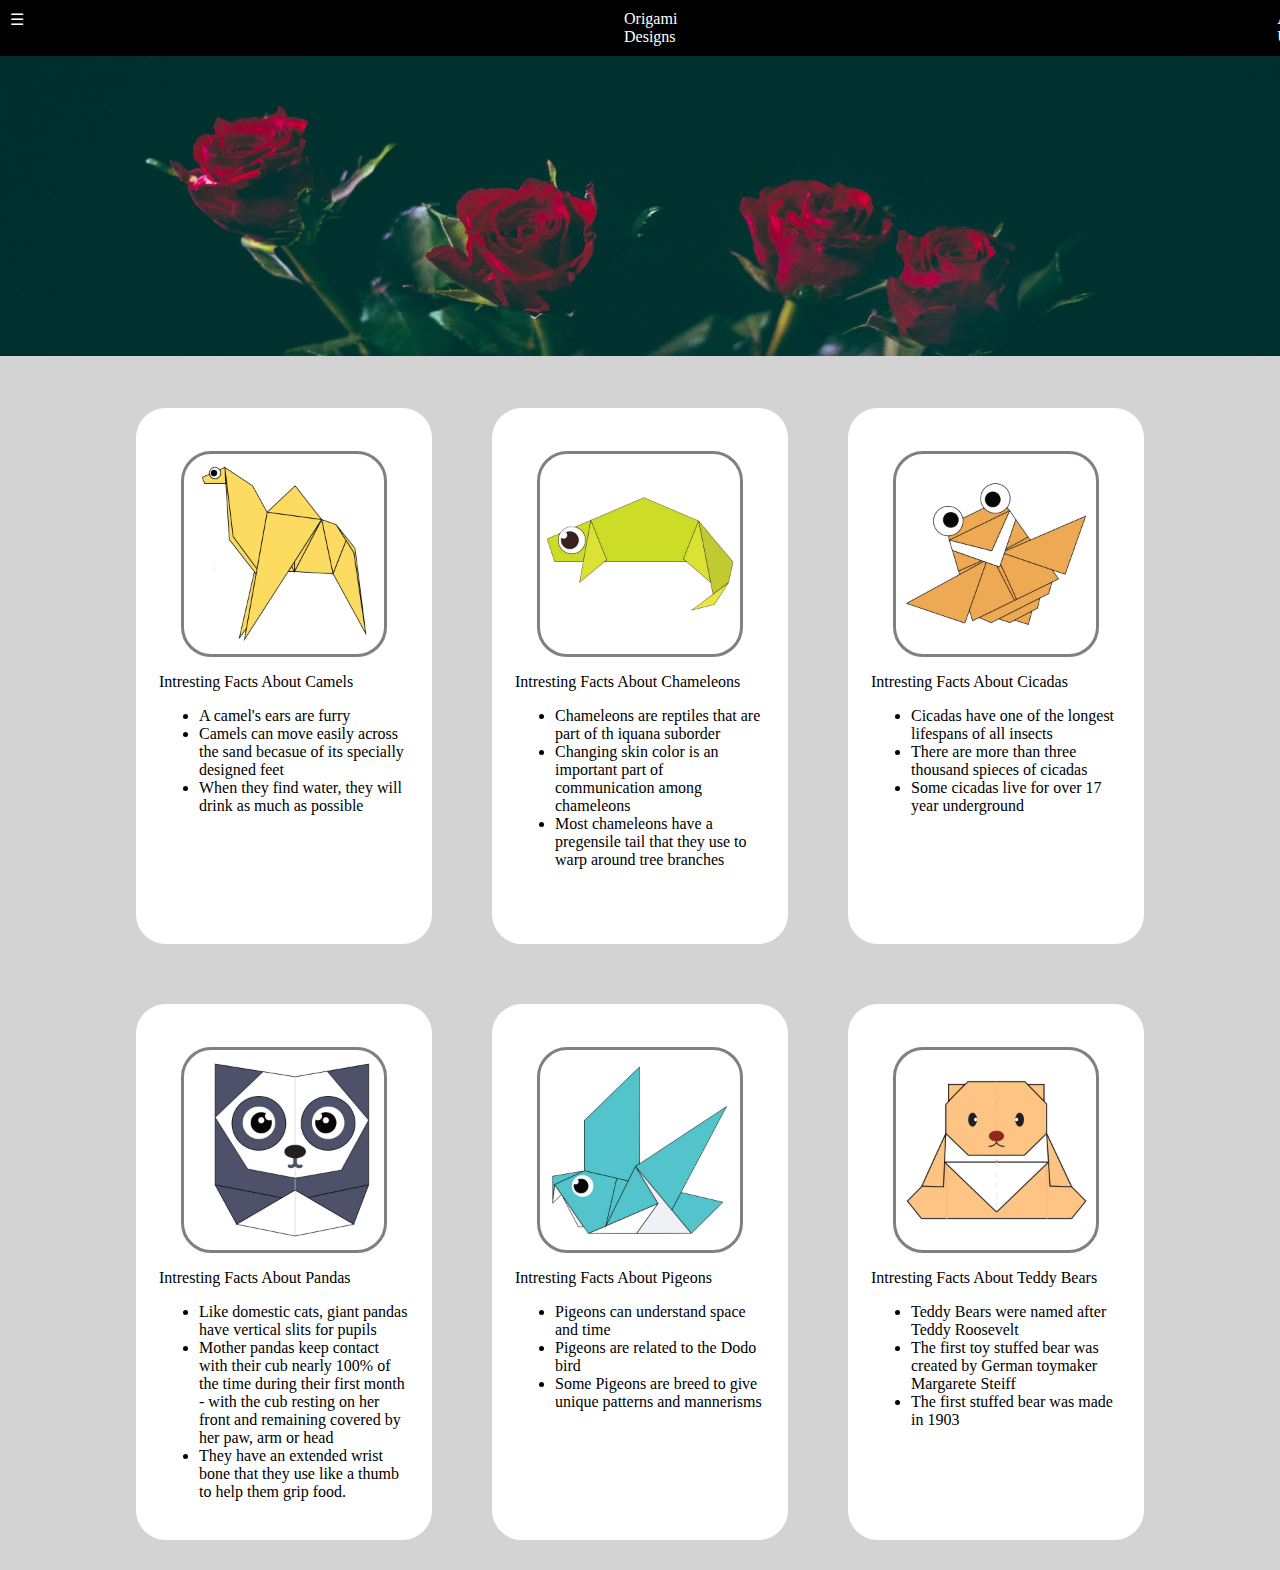
<file: index.html>
<!DOCTYPE html>
<html>
    <head>
        <title>Origami Designs</title>
        <link rel = "stylesheet"
              type = "text/css"
              href = "style.css" 
        />
    </head>
    <body>
        <div class = "header">
            <div class = "menu">
                <div><a href = "#">☰</a></div>
                <div class = "hh">Origami Designs</div>
                <div><a href = "about.html">About Us</a></div>
            </div>
        </div>

        <div class = "bodyimg">
            <img src = "images/header.jpg" height = "300px" width = "100%">
        </div>

        <br>
        <div class = center>
            <div class = "grid">
                <div class = "item">
                    <a href = "http://origami.me/camel/" target = "_blank"><img src = "images/camel.png" width = "200px" height = "200px"></a>
                    <p>Intresting Facts About Camels</p>
                    <ul>
                        <li>A camel's ears are furry</li>
                        <li>Camels can move easily across the sand becasue of its specially designed feet</li>
                        <li>When they find water, they will drink as much as possible</li>
                    </ul>
                </div>

                <div class = "item">
                    <a href = "http://origami.me/chameleon/" target = "_blank"><img src = "images/chameleon.png" width = "200px" height = "200px"></a>
                    <p>Intresting Facts About Chameleons</p>
                    <ul>
                        <li>Chameleons are reptiles that are part of th iquana suborder</li>
                        <li>Changing skin color is an important part of communication among chameleons</li>
                        <li>Most chameleons have a pregensile tail that they use to warp around tree branches</li>
                    </ul>
                </div>

                <div class = "item">
                    <a href = "http://origami.me/cicada/" target = "_blank"><img src = "images/cicada.png" width = "200px" height = "200px"></a>
                    <p>Intresting Facts About Cicadas</p>
                    <ul>
                        <li>Cicadas have one of the longest lifespans of all insects</li>
                        <li>There are more than three thousand spieces of cicadas</li>
                        <li>Some cicadas live for over 17 year underground</li>
                    </ul>
                </div>

                <div class = "item">
                    <a href = "http://origami.me/panda/" target = "_blank"><img src = "images/panda.png" width = "200px" height = "200px"></a>
                    <p>Intresting Facts About Pandas</p>
                    <ul>
                        <li>Like domestic cats, giant pandas have vertical slits for pupils</li>
                        <li>Mother pandas keep contact with their cub nearly 100% of the time during their first month - with the cub resting on her front and remaining covered by her paw, arm or head</li>
                        <li>They have an extended wrist bone that they use like a thumb to help them grip food.</li>
                    </ul>
                </div>

                <div class = "item">
                    <a href = "http://origami.me/pigeon/" target = "_blank"><img src = "images/pigeon.png" width = "200px" height = "200px"></a>
                    <p>Intresting Facts About Pigeons</p>
                    <ul>
                        <li>Pigeons can understand space and time</li>
                        <li>Pigeons are related to the Dodo bird</li>
                        <li>Some Pigeons are breed to give unique patterns and mannerisms</li>
                    </ul>
                </div>

                <div class = "item">
                    <a href = "http://origami.me/teddy/" target = "_blank"><img src = "images/teddy.png" width = "200px" height = "200px"></a>
                    <p>Intresting Facts About Teddy Bears</p>
                    <ul>
                        <li>Teddy Bears were named after Teddy Roosevelt</li>
                        <li>The first toy stuffed bear was created by German toymaker Margarete Steiff</li>
                        <li>The first stuffed bear was made in 1903</li>
                    </ul>
                </div>
            </div>
        </div>
    </body>
</html>
</file>
<file: style.css>
.grid{
    display: grid;
    grid-template-columns: 1fr 1fr 1fr;
    grid-template-rows: 1fr 1fr;
    margin: 0 auto;
}
.item{
    border: solid;
    border-color: white;
    width: 250px;
    padding: 20px;
    margin: 30px;
    border-radius: 30px;
    background-color: white;
}

.item p{
    color: black;
}

.item ul{
    color: black;
}

.item img{
    display: block;
    margin-left: auto;
    margin-right: auto;
    border: solid;
    border-color: grey;
    border-radius: 30px;
    margin-top: 20px;
    background-color: white;
}

.menu{
    display: flex;
    background-color: black;
    color: white;
    justify-content: space-around;
    padding: 10px;
}

.hh {
    padding:0 600px;
}

.center{
    display: flex;
}

body{
    background-color: lightgrey;
    margin: 0;
}

a{
    text-decoration: none;
    color:white;
}

a:visited{
    text-decoration: none;
    color:white;
}

.item:hover{
    transform:scale(1.2);
}
</file>
